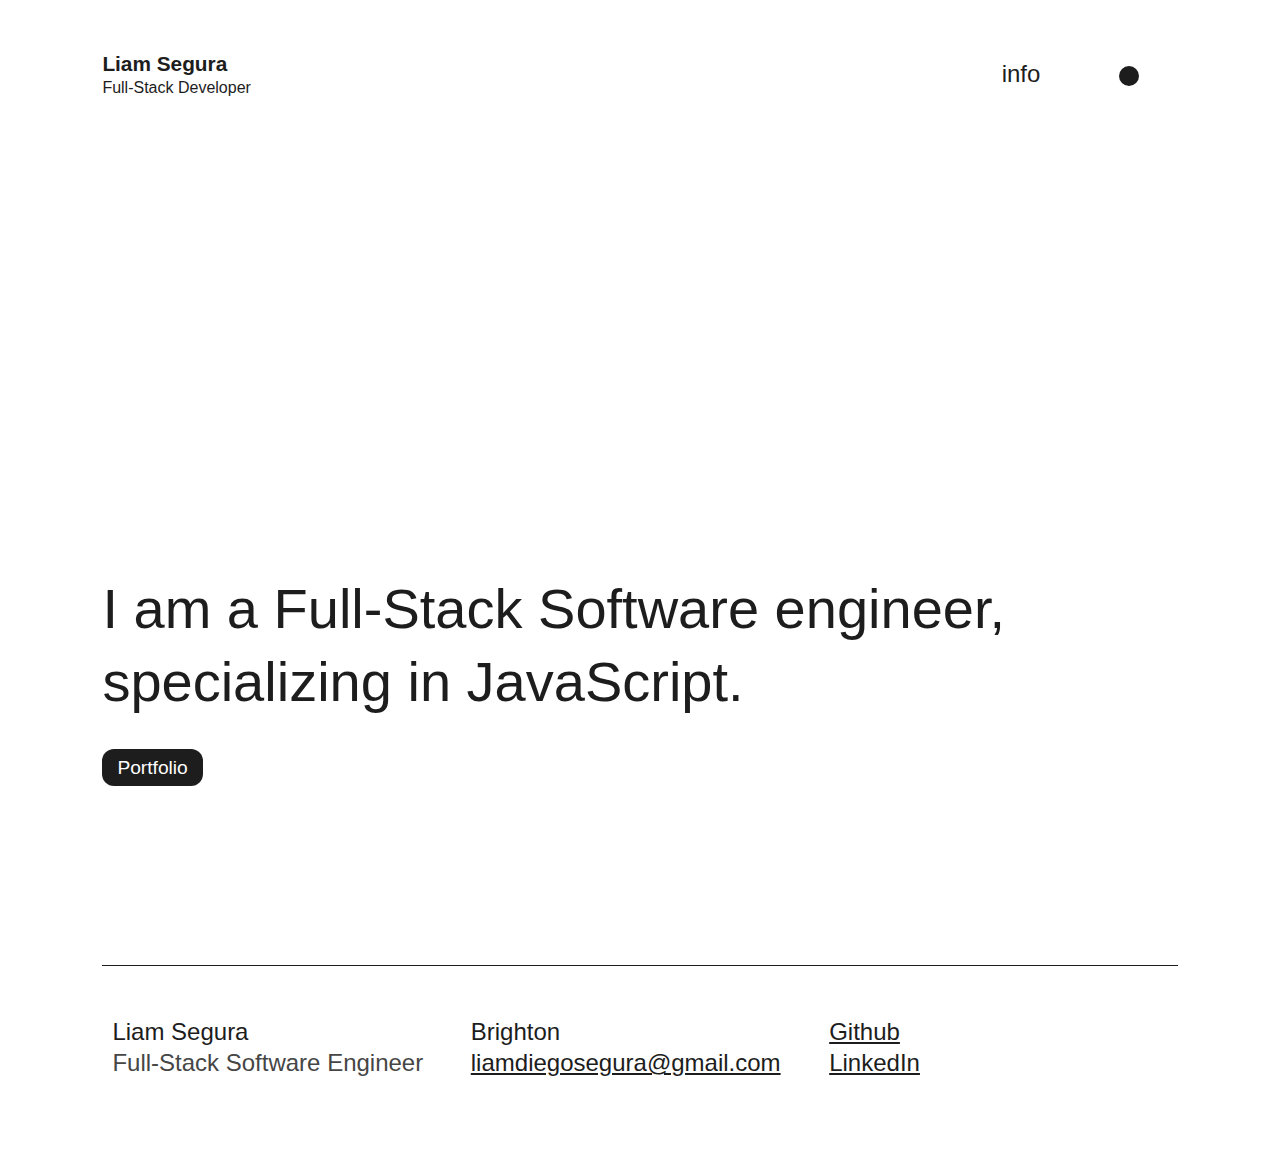
<file: index.html>
<!DOCTYPE html>
<html lang="en">
	<head>
    	<meta charset="utf-8">
    	<meta name="description" content="portfolio">
    	<meta name="keywords" content="one, two, three">
		<meta name="viewport" content="width=device-width">
		<title>Liam Segura</title>

		<!-- external CSS link -->
		<link rel="stylesheet" href="css/normalize.css">
		<link rel="stylesheet" href="css/style.css">
	</head>
	<body class="dark">
		<nav class="nav-container">
			<section id="nav-left">
				<a href=""><h1>Liam Segura</h1></a>
				<a href=""><h2>Full-Stack Developer</h2></a>
			</section>
			<section id="nav-right">
				<a href="/info.html"><span>info</span></a>
				<div 
					 id="dark-mode-toggle"
					 class="dark-mode-toggle nav-dot"
					 aria-label="toggle dark mode">
				</div>
			</section>	
		</nav>
		<main class="fade-in-text">
			<section class="container-one">
				<section class="item">
					<a href="#"><h1>I am a Full-Stack Software engineer,<br> specializing in <strong>JavaScript.</strong></h1></a>
					<a href=portfolio.html class="button">Portfolio</a>
				</section>
			</section>
				<section class="column">
					<section class="item">
						<div>
							<!-- <h2>Is your web presence working for you?</h2> -->
							
						</div>
					</section>
					<!-- <section class="item">
						<img class="main-img" src="/assets/images/mobilephone.jpg" alt="Mobile mockup iphoe">
					</section> -->
				</section>	
				<footer>
					<section class="footer-container dark">
						<section class="item">
							<span>Liam Segura</span>
							<span class="dark">Full-Stack Software Engineer</span>
						</section>
						<section class="item">
							<span>Brighton</span>
							<a href="mailto: liamdiegosegura@gmail.com" target="_blank"" target="__black">liamdiegosegura@gmail.com</a>
						</section>
						<section class="item">
							<a href="https://github.com/liamsegura" target="_blank">Github</a>
							<a href="https://www.linkedin.com/in/liam-segura-644694235/" target="_blank">LinkedIn</a>
						</section>
					</section>
				</footer>
		</main>
		<script src="/js/main.js"></script>
	</body>
</html>
</file>
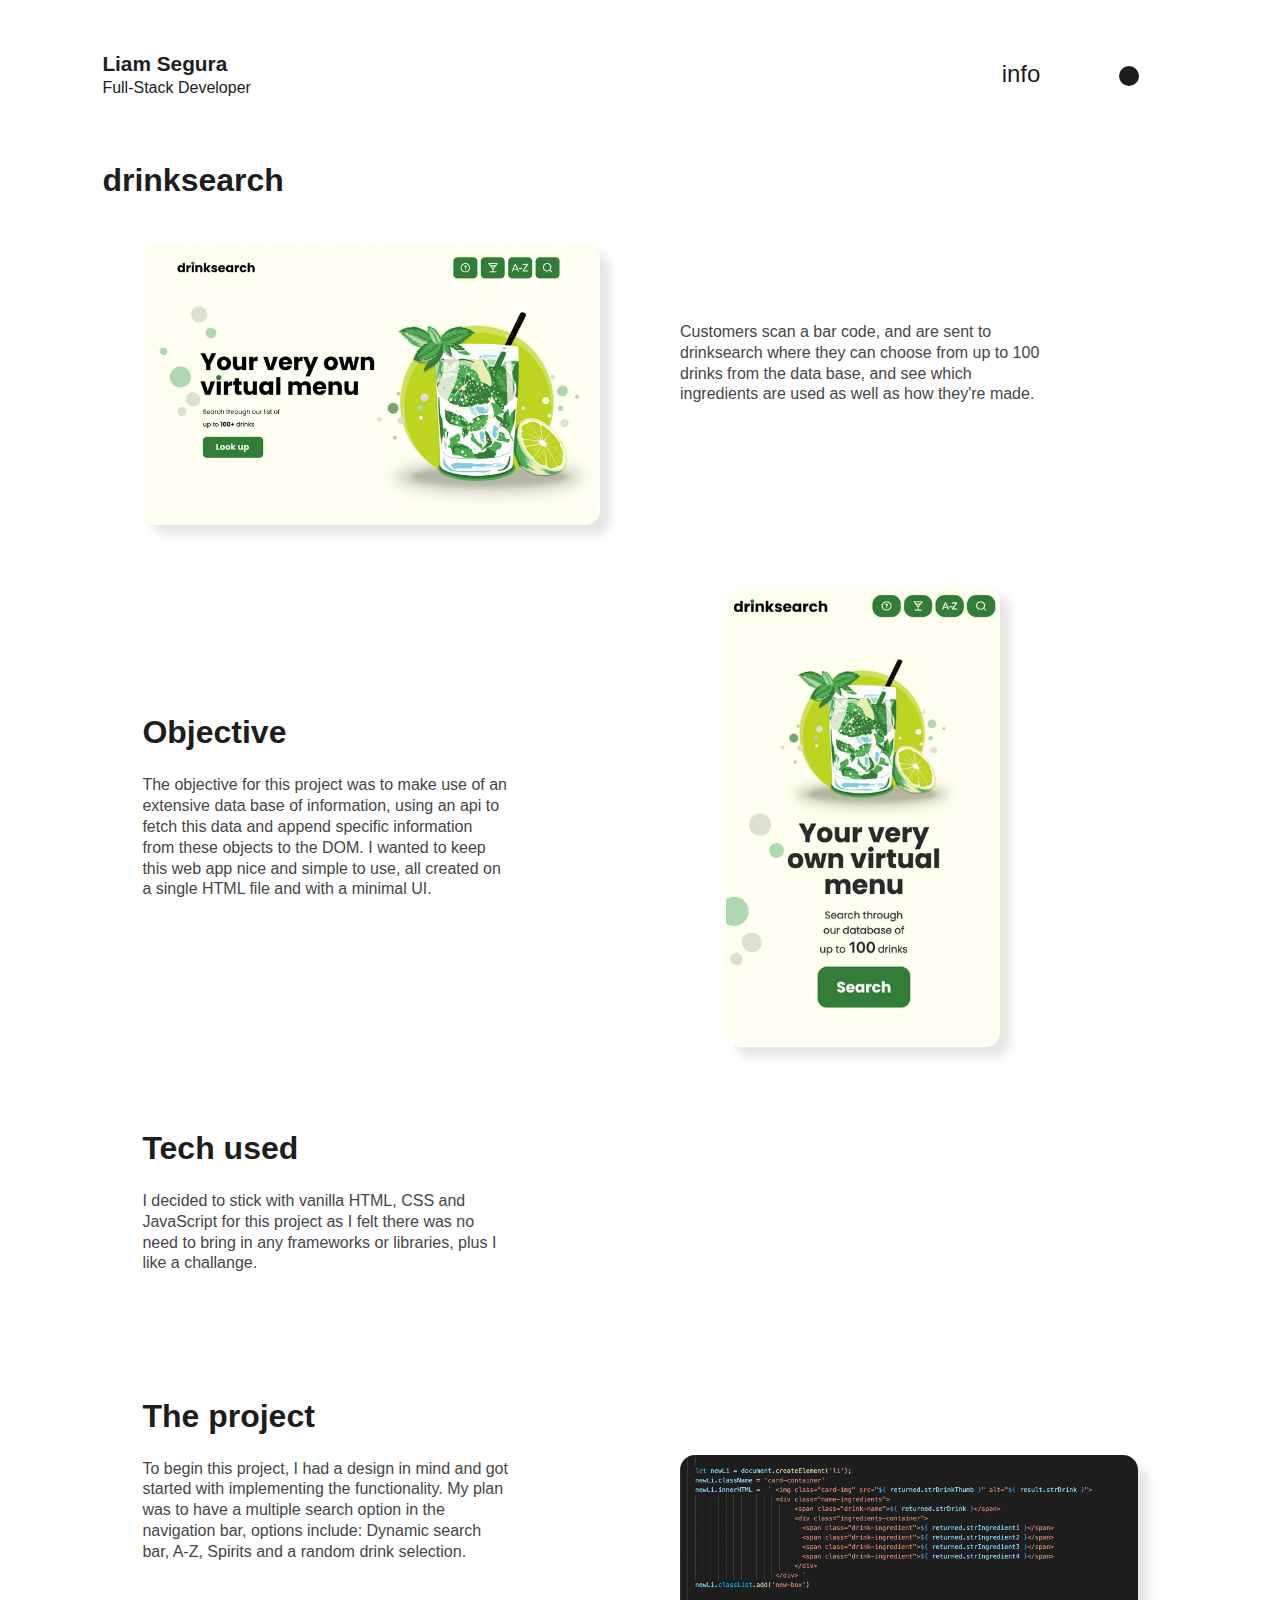
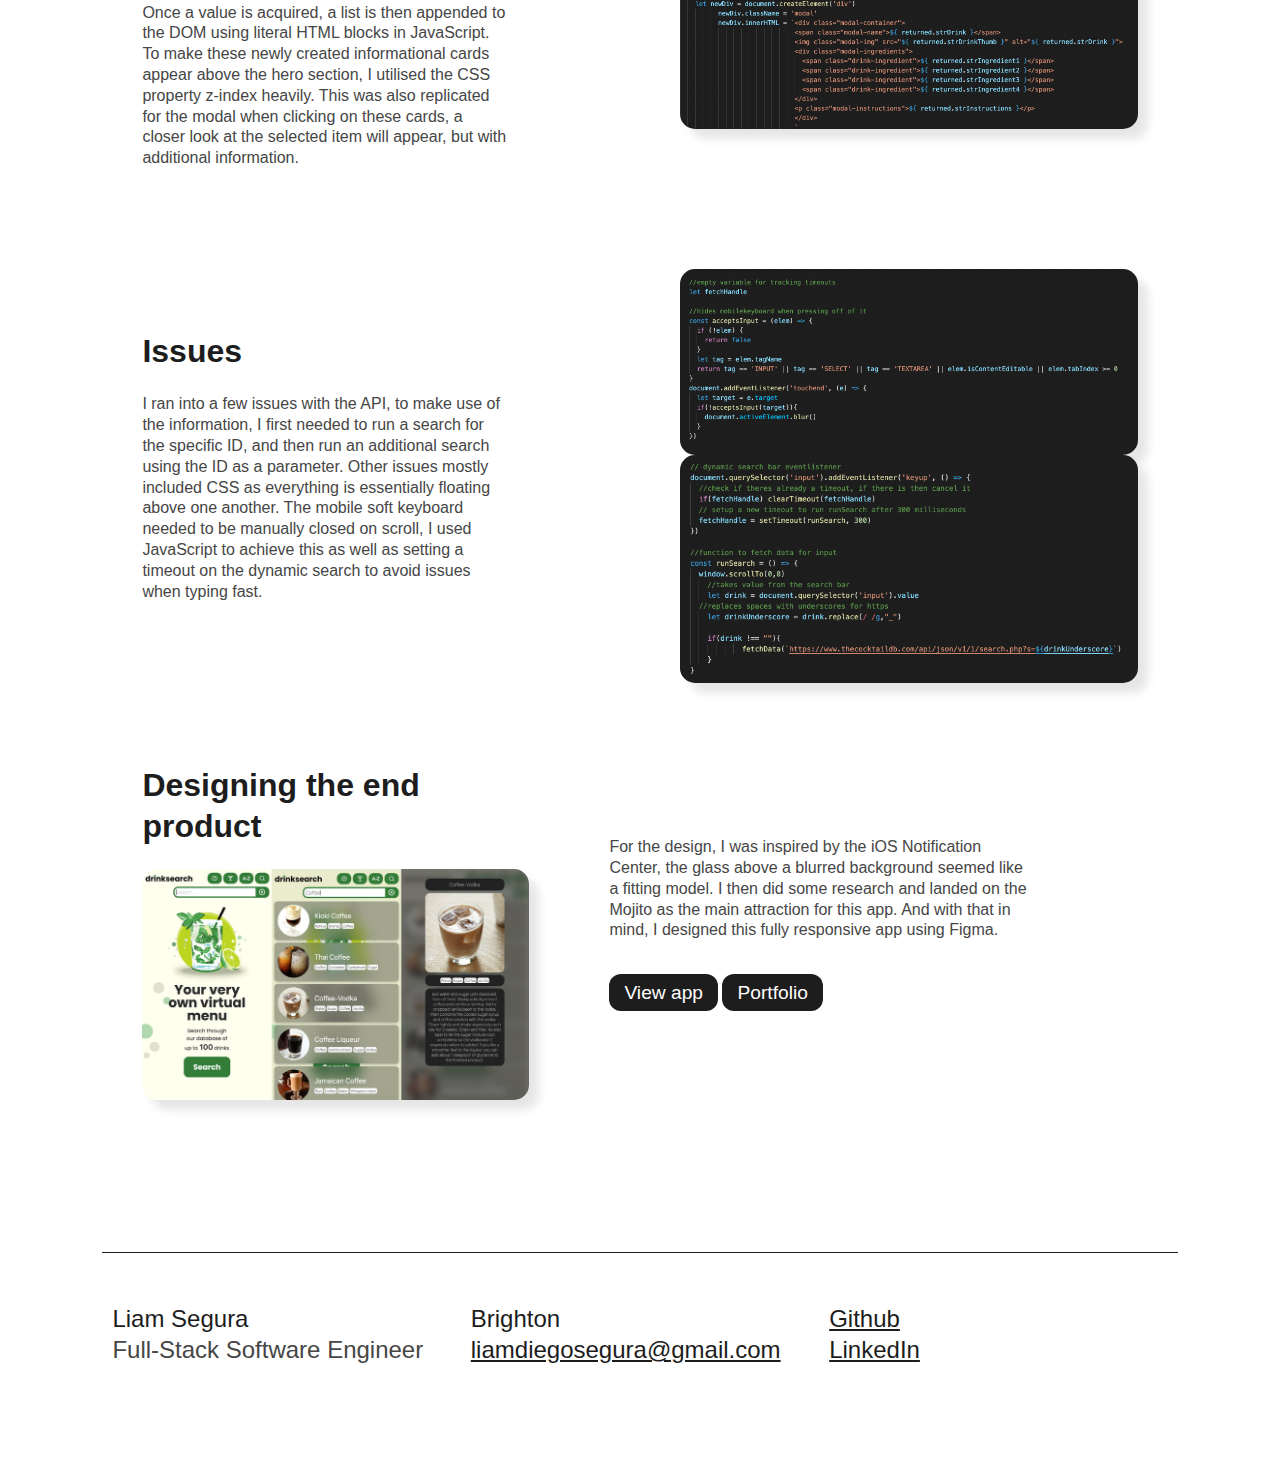
<file: drinksearch.html>
<!DOCTYPE html>
<html lang="en">
	<head>
    	<meta charset="utf-8">
		<meta name="description" content="portfolio">
    	<meta name="keywords" content="one, two, three">
		<meta name="viewport" content="width=device-width, user-scalable=no">
		<title>Liam Segura | portfolio</title>

		<!-- external CSS link -->
		<link rel="stylesheet" href="css/normalize.css">
		<link rel="stylesheet" href="css/style.css">
	</head>
	<body class="dark">
		<nav class="nav-container-portfolio">
			<section id="nav-left">
				<a href="/index.html"><h1>Liam Segura</h1></a>
				<a href="/index.html"><h2>Full-Stack Developer</h2></a>
			</section>
			<section id="nav-right">
				<a href="info.html"><span>info</span></a>
				<div 
					 id="dark-mode-toggle"
					 class="dark-mode-toggle nav-dot"
					 aria-label="toggle dark mode">
				</div>
			</section>	
		</nav>
		<main class="fade-in-text">
			<h1>drinksearch</h1>
			<section class="project-container">


				<div class="flex-item">
				<img src="/assets/images/drinksearchdesktop.jpg">
				</div>

				<div class="flex-item">
				
                <p>Customers scan a bar code, and are sent to <a href="#">drinksearch<a> where they can choose from up to 100 drinks from the data base, and see which ingredients are used as well as how they're made.</p>
						
				</div>
				
			</section>
			<section class="project-container">

                <div class="flex-item">
					<h1>Objective</h1>
					<p>The objective for this project was to make use of an extensive data base of information, using an api to fetch this data and append specific information from these objects to the DOM.

						I wanted to keep this web app nice and simple to use, all created on a single HTML file and with a minimal UI.</p>	
				</div>
				<div class="flex-item">
				<img class="img-width" src="/assets/images/mobile.jpg">
				</div>
			</section>
			<section class="project-container">
				
                <div class="flex-item">
					<h1>Tech used</h1>
					<p>I decided to stick with vanilla HTML, CSS and JavaScript for this project as I felt there was no need to bring in any frameworks or libraries, plus I like a challange.</p>
				</div>
				<div class="flex-item">
				<!-- <img src="/assets/images/drinksearchdesktop.jpg"> -->
				</div>
			</section>
			<section class="project-container">
                <div class="flex-item">
					<h1>The project </h1>
				<p>To begin this project, I had a design in mind and got started with implementing the functionality. My plan was to have a multiple search option in the navigation bar, options include: Dynamic search bar, A-Z, Spirits and a random drink selection.</p>
				<p>Once a value is acquired, a list is then appended to the DOM using literal HTML blocks in JavaScript. To make these newly created informational cards appear above the hero section, I utilised the CSS property z-index heavily. This was also replicated for the modal when clicking on these cards, a closer look at the selected item will appear, but with additional information.</p>
				
			</div>
				<div class="flex-item">
				<img src="/assets/images/Screenshot 2022-05-27 at 11.29.44.png">
				</div>
			</section>
			<section class="project-container">
				
				<div class="flex-item">
				<h1>Issues</h1>
				<p>I ran into a few issues with the API, to make use of the information, I first needed to run a search for the specific ID, and then run an additional search using the ID as a parameter. Other issues mostly included CSS as everything is essentially floating above one another. The mobile soft keyboard needed to be manually closed on scroll, I used JavaScript to achieve this as well as setting a timeout on the dynamic search to avoid issues when typing fast.</p>
				</div>
				<div class="flex-item">
					<img src="/assets/images/Screenshot 2022-05-27 at 11.30.32.png">
					<img src="/assets/images/Screenshot 2022-05-27 at 11.30.11.png">
				</div>
					
			</section>
			<section class="project-container">
				<div class="flex-item">
					<h1>Designing the end product</h1>
			
						<img src="/assets/images/design.jpg">
					</div>
				<div class="flex-item">
			
			
				<p>For the design, I was inspired by the iOS Notification Center, the glass above a blurred background seemed like a fitting model. I then did some research and landed on the Mojito as the main attraction for this app. And with that in mind, I designed this fully responsive app using Figma. </p>
				<a href="https://drinksearchh.netlify.app" target="_blank" class="button">View app</a>
				<a href=portfolio.html class="button">Portfolio</a>		
				
		
					</div>
			</section>
			
			
            <footer>
                <section class="footer-container dark">
                    <section class="item">
                        <span>Liam Segura</span>
                        <span class="dark">Full-Stack Software Engineer</span>
                    </section>
                    <section class="item">
                        <span>Brighton</span>
                        <a href="mailto: liamdiegosegura@gmail.com" target="_blank"" target="__black">liamdiegosegura@gmail.com</a>
                    </section>
                    <section class="item">
                        <a href="https://github.com/liamsegura" target="_blank">Github</a>
                        <a href="https://www.linkedin.com/in/liam-segura-644694235/" target="_blank">LinkedIn</a>
                    </section>
                </section>
            </footer> 
		</main>
		<script src="/js/main.js"></script>
	</body>
</html>
</file>
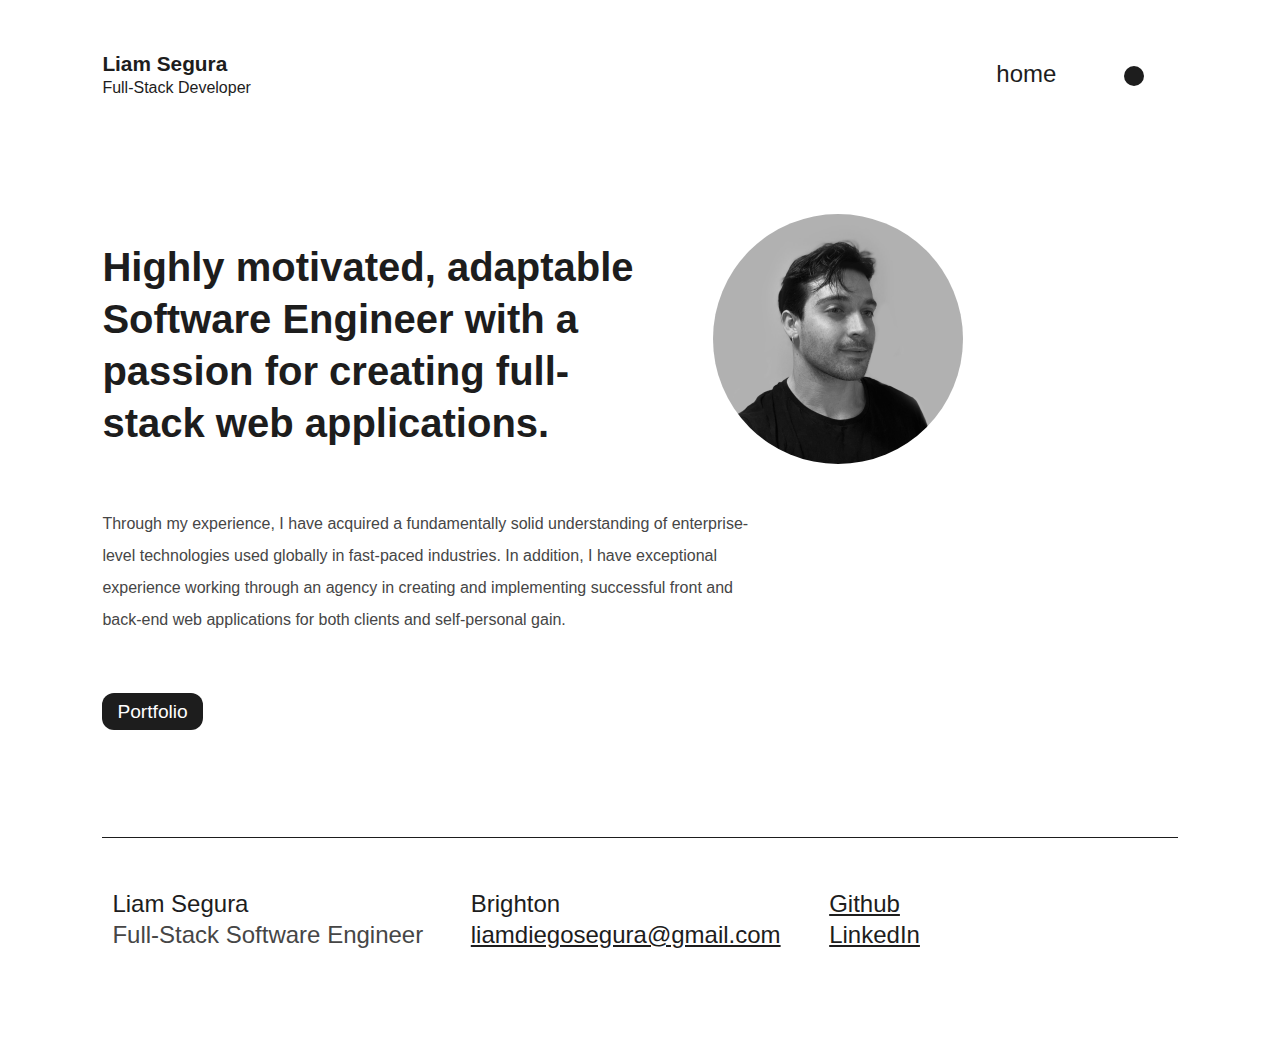
<file: info.html>
<!DOCTYPE html>
<html lang="en">
	<head>
    	<meta charset="utf-8">
    	<meta name="description" content="portfolio">
    	<meta name="keywords" content="one, two, three">
		<meta name="viewport" content="width=device-width, user-scalable=no">
		<title>Liam Segura | info</title>

		<!-- external CSS link -->
		<link rel="stylesheet" href="css/normalize.css">
		<link rel="stylesheet" href="css/style.css">
	</head>
	<body class="dark">
		<nav class="nav-container">
			<section id="nav-left">
				<a href="/index.html"><h1>Liam Segura</h1></a>
				<a href="/index.html"><h2>Full-Stack Developer</h2></a>
			</section>
			<section id="nav-right">
				<a href="/index.html"><span>home</span></a>
				<div 
					 id="dark-mode-toggle"
					 class="dark-mode-toggle nav-dot"
					 aria-label="toggle dark mode">
				</div>
			</section>	
		</nav>
		<main class="fade-in-text">
			<section class="info-container-one">
                <section class="item"> 
                    <section class="info-container-one-column">
                        <div class="flex">
                        <h1>Highly motivated, adaptable Software Engineer with a passion for creating full-stack web applications. </h1>
                        <img class="headshot"src="/assets/images/headshot.jpg">
                    </div>
                        <p>Through my experience, I have acquired a fundamentally solid understanding of enterprise-level technologies used globally in fast-paced industries. In addition, I have exceptional experience working through an agency in creating and implementing successful front and back-end web applications for both clients and self-personal gain.
							</p>
                            <a href=portfolio.html class="button">Portfolio</a>	
                    </section>    
                    
                </section>
            </section>
            <footer>
                <section class="footer-container dark">
                    <section class="item">
                        <span>Liam Segura</span>
                        <span class="dark">Full-Stack Software Engineer</span>
                    </section>
                    <section class="item">
                        <span>Brighton</span>
                        <a href="mailto: liamdiegosegura@gmail.com" target="_blank"" target="__black">liamdiegosegura@gmail.com</a>
                    </section>
                    <section class="item">
                        <a href="https://github.com/liamsegura" target="_blank">Github</a>
                        <a href="https://www.linkedin.com/in/liam-segura-644694235/" target="_blank">LinkedIn</a>
                    </section>
                </section>
            </footer>
		</main>
		<script src="/js/main.js"></script>
	</body>
</html>
</file>
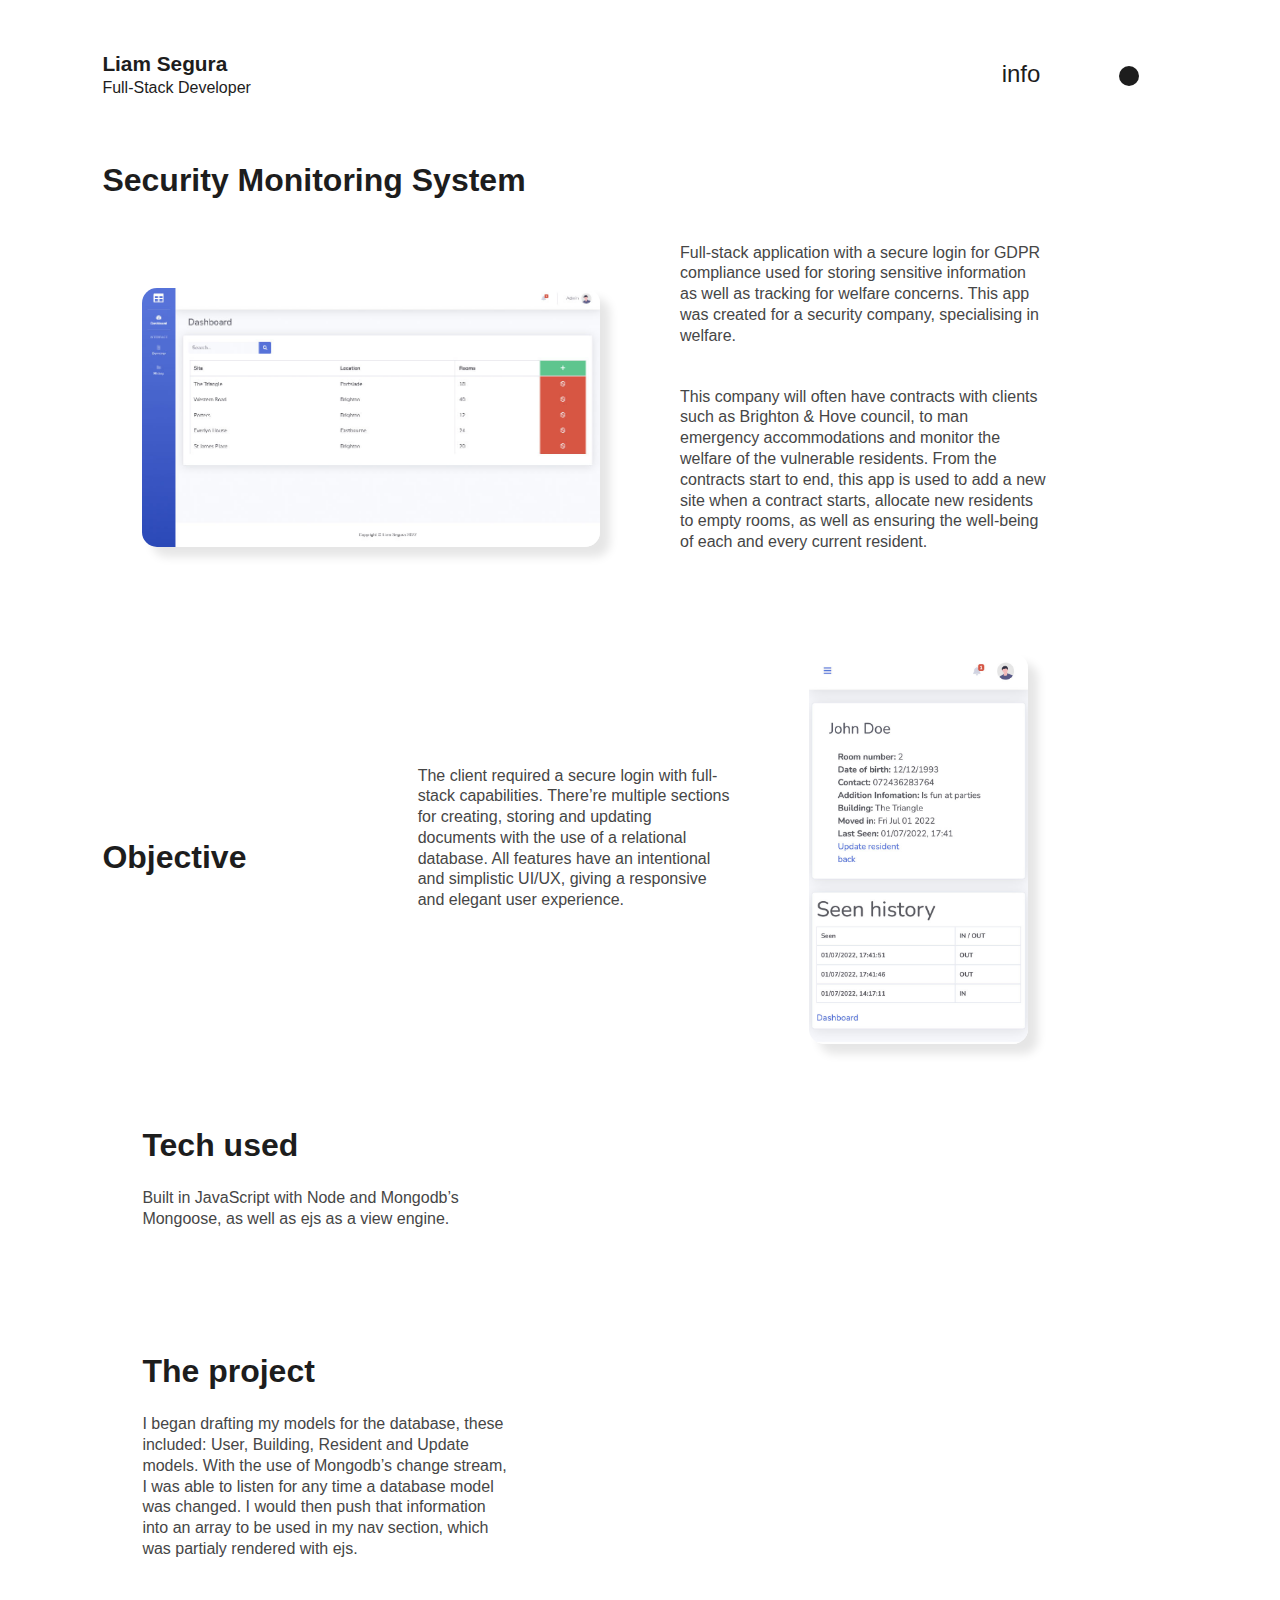
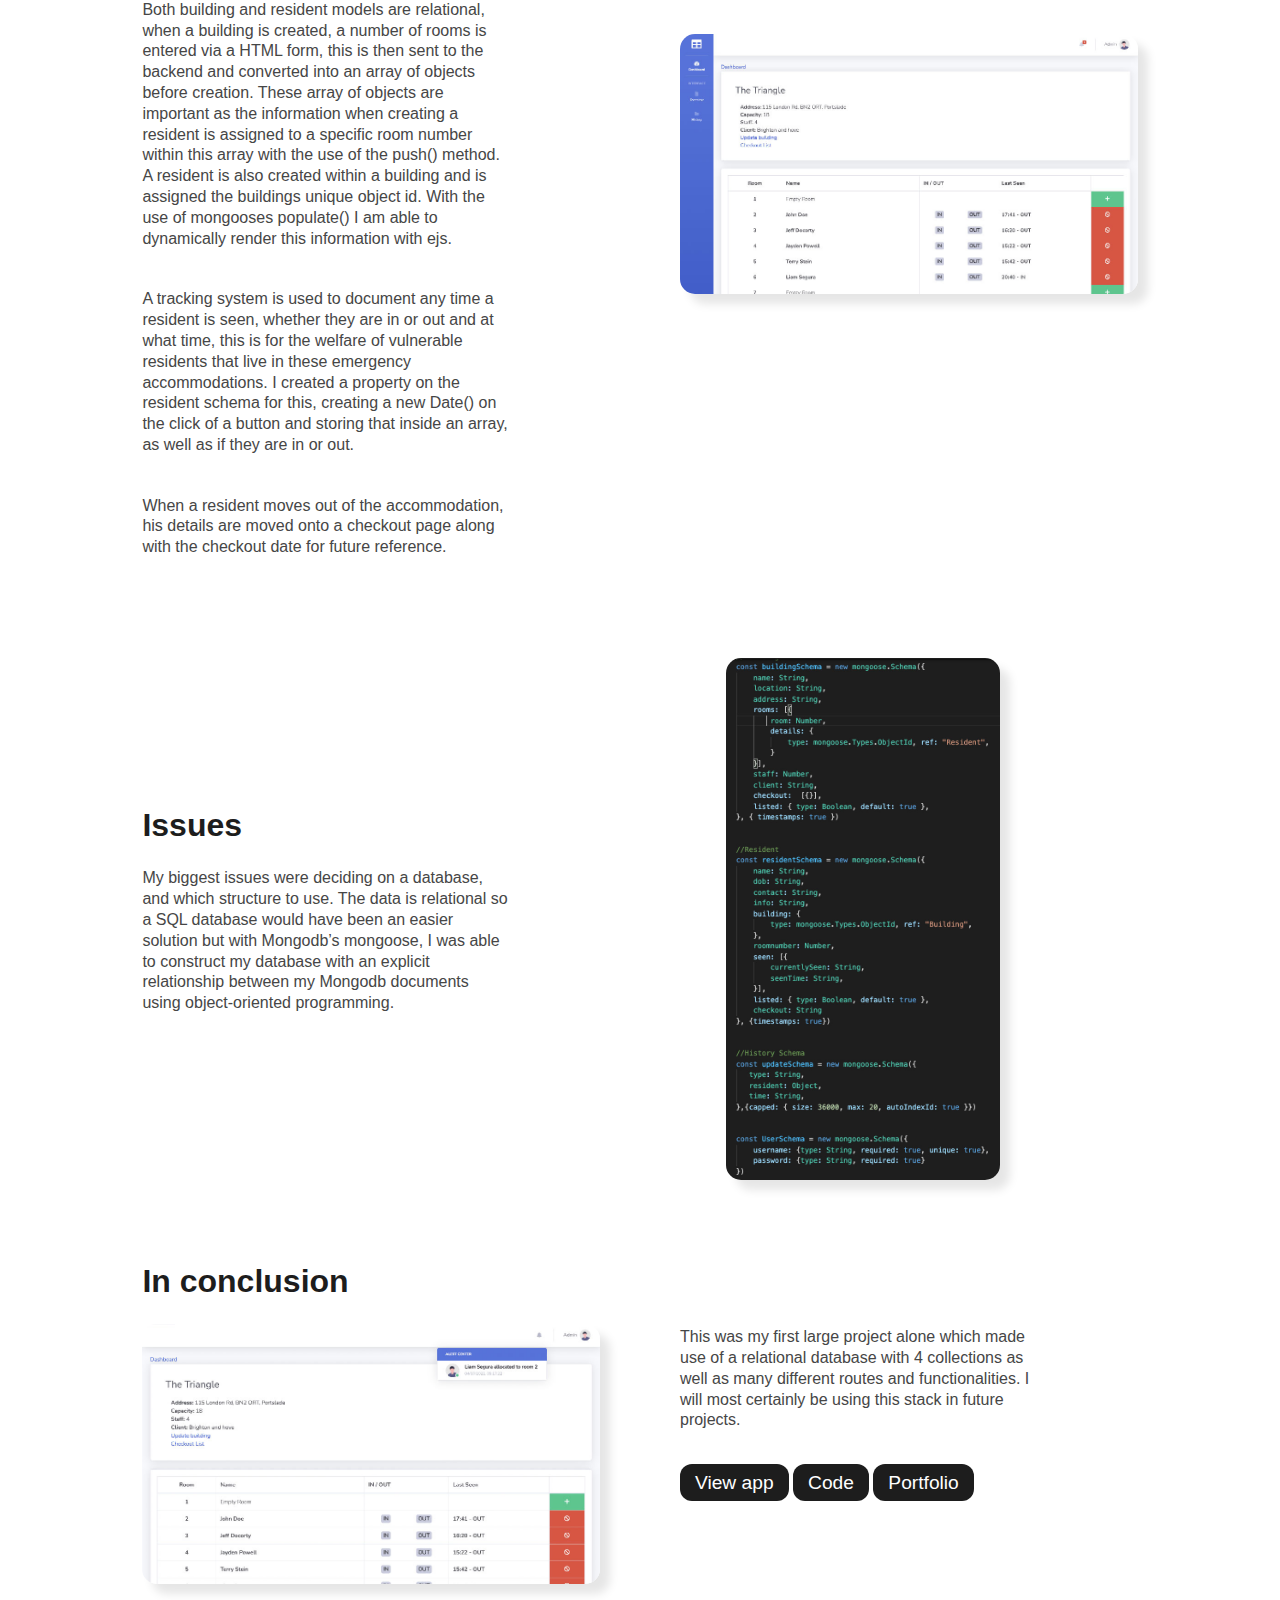
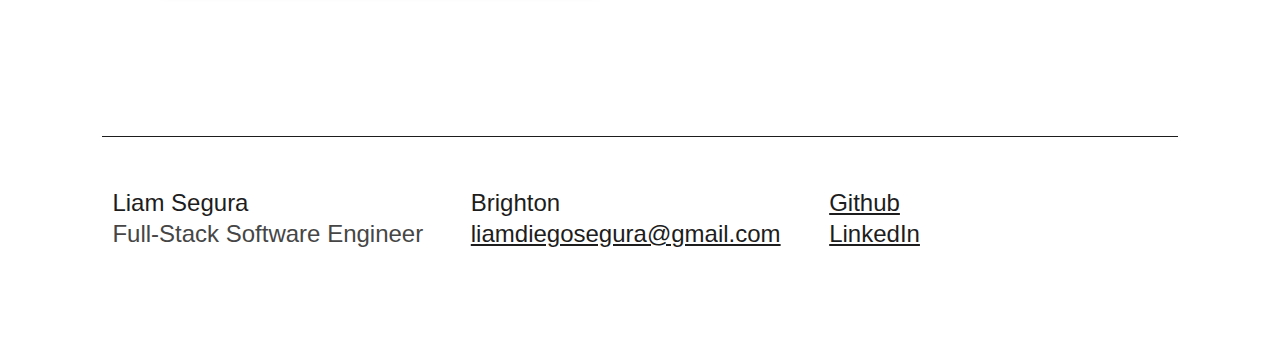
<file: monitoringsystem.html>
<!DOCTYPE html>
<html lang="en">
	<head>
    	<meta charset="utf-8">
		<meta name="description" content="portfolio">
    	<meta name="keywords" content="one, two, three">
		<meta name="viewport" content="width=device-width, user-scalable=no">
		<title>Liam Segura | portfolio</title>

		<!-- external CSS link -->
		<link rel="stylesheet" href="css/normalize.css">
		<link rel="stylesheet" href="css/style.css">
	</head>
	<body class="dark">
		<nav class="nav-container-portfolio">
			<section id="nav-left">
				<a href="/index.html"><h1>Liam Segura</h1></a>
				<a href="/index.html"><h2>Full-Stack Developer</h2></a>
			</section>
			<section id="nav-right">
				<a href="info.html"><span>info</span></a>
				<div 
					 id="dark-mode-toggle"
					 class="dark-mode-toggle nav-dot"
					 aria-label="toggle dark mode">
				</div>
			</section>	
		</nav>
		<main class="fade-in-text">
			<h1>Security Monitoring System</h1>
			<section class="project-container">


				<div class="flex-item">
				<img src="/assets/images/monitoringsystem/monitorMain.jpg">
				</div>

				<div class="flex-item">
				<p>Full-stack application with a secure login for GDPR compliance used for storing sensitive information as well as tracking for welfare concerns. This app was created for a security company, specialising in welfare.</p>
                <p>This company will often have contracts with clients such as Brighton & Hove council, to man emergency accommodations and monitor the welfare of the vulnerable residents. From the contracts start to end, this app is used to add a new site when a contract starts, allocate new residents to empty rooms, as well as ensuring the well-being of each and every current resident. </p>
						
				</div>
				
			</section>
			<section class="project-container">

					<h1>Objective</h1>
					<p>The client required a secure login with full-stack capabilities. There’re multiple sections for creating, storing and updating documents with the use of a relational database. All features have an intentional and simplistic UI/UX, giving a responsive and elegant user experience.</p>	
				</div>
				<div class="flex-item">
				<img class="img-width" src="/assets/images/monitoringsystem/monitoringMobileresident.jpg">
				</div>
			</section>
			<section class="project-container">
				
                <div class="flex-item">
					<h1>Tech used</h1>
					<p>Built in JavaScript with Node and Mongodb’s Mongoose, as well as ejs as a view engine.</p>
				</div>
				<div class="flex-item">
				<!-- <img src="/assets/images/drinksearchdesktop.jpg"> -->
				</div>
			</section>
			<section class="project-container">
                <div class="flex-item">
					<h1>The project </h1>
				
				<p>I began drafting my models for the database, these included: User, Building, Resident and Update models. With the use of Mongodb’s change stream, I was able to listen for any time a database model was changed. I would then push that information into an array to be used in my nav section, which was partialy rendered with ejs.</p>

				<p>Both building and resident models are relational, when a building is created, a number of rooms is entered via a HTML form, this is then sent to the backend and converted into an array of objects before creation. These array of objects are important as the information when creating a resident is assigned to a specific room number within this array with the use of the push() method. A resident is also created within a building and is assigned the buildings unique object id. With the use of mongooses populate() I am able to dynamically render this information with ejs.

				<p>A tracking system is used to document any time a resident is seen, whether they are in or out and at what time, this is for the welfare of vulnerable residents that live in these emergency accommodations. I created a property on the resident schema for this, creating a new Date() on the click of a button and storing that inside an array, as well as if they are in or out.

				<p>When a resident moves out of the accommodation, his details are moved onto a checkout page along with the checkout date for future reference.</p>
			</div>
				<div class="flex-item">
				<img src="/assets/images/monitoringsystem/monitorBuilding.jpg">
				</div>
			</section>
			<section class="project-container">
				
				<div class="flex-item">
				<h1>Issues</h1>
				<p>My biggest issues were deciding on a database, and which structure to use. The data is relational so a SQL database would have been an easier solution but with Mongodb’s mongoose, I was able to construct my database with an explicit relationship between my Mongodb documents using object-oriented programming.</p>
				</div>
			</div>
			<div class="flex-item">
			<img class="img-width" src="/assets/images/monitoringsystem/monitoringCODEmodes.jpg">
			</div>
					
			</section>
			<section class="project-container">
				<div class="flex-item">
					<h1>In conclusion</h1>
			
						<img src="/assets/images/monitoringsystem/monitoringALERT.jpg">
					</div>
				<div class="flex-item">
				<p>This was my first large project alone which made use of a relational database with 4 collections as well as many different routes and functionalities. I will most certainly be using this stack in future projects.</p>
				<a href="http://monitoring-system-demo.herokuapp.com" target="_blank" class="button">View app</a>
				<a href="https://github.com/liamsegura/oop-monitoring-system" class="button">Code</a>	
				<a href=portfolio.html class="button">Portfolio</a>	
					
				
		
					</div>
			</section>
			
			
            <footer>
                <section class="footer-container dark">
                    <section class="item">
                        <span>Liam Segura</span>
                        <span class="dark">Full-Stack Software Engineer</span>
                    </section>
                    <section class="item">
                        <span>Brighton</span>
                        <a href="mailto: liamdiegosegura@gmail.com" target="_blank"" target="__black">liamdiegosegura@gmail.com</a>
                    </section>
                    <section class="item">
                        <a href="https://github.com/liamsegura" target="_blank">Github</a>
                        <a href="https://www.linkedin.com/in/liam-segura-644694235/" target="_blank">LinkedIn</a>
                    </section>
                </section>
            </footer> 
		</main>
		<script src="/js/main.js"></script>
	</body>
</html>
</file>
<file: css/style.css>
/******************************************
/* CSS
/*******************************************/
:root{
  --clr-light:white;
  --clr-dark:rgb(29, 29, 29);
  --clr-mid: rgb(70, 70, 70);
  --clr-hover: rgb(109, 109, 109);
  --clr-primary: var(light);

  /* --clr-secondary: var(mid); */
  --hover-button-text: var(--clr-light);
  --foreground: var(--clr-dark);
  --paragraph: var(--clr-mid);
  --background: var(--clr-light);
  --bghover: var(--clr-mid);
}
.darkmode{
  --clr-light:white;
  --clr-dark:rgb(29, 29, 29);
  --clr-mid: rgb(70, 70, 70);
  --clr-hover-bg: rgb(189, 189, 189);
  --clr-primary: var(light);
  --clr-secondary: var(mid);
  
  
  --hover-button-text: var(--clr-dark);
  --foreground: var(--clr-light);
  --paragraph: var(--clr-light);
  --background: var(--clr-dark);
  --bghover: var(--clr-hover-bg);

}

@-ms-viewport{
  width: device-width;
}
/* Box Model Hack */
*{
  box-sizing: border-box;
  font-family: -apple-system, BlinkMacSystemFont, 'Segoe UI', Roboto, Oxygen, Ubuntu, Cantarell, 'Open Sans', 'Helvetica Neue', sans-serif;
}
/* root */



/* main */
body{
  background-color: var(--background);
  color: var(--foreground);
  padding: 5vh 8vw;
}
body p{
  color:var(--paragraph);
  margin: 0;
}
main{
  width: 84vw;
}
a{
  font-style: none;
  text-decoration: none;
  color: inherit;
  transition: color 200ms ease-in;
}
/* darkmode */
/* .dark-mode{
  background-color: rgb(29, 29, 29)!important;
  color: white!important;
}
.dark-mode p{
  color: white!important;
}
.dark-mode span{
  color: white!important;
}
.dark-mode-invert{
  background-color: white!important;
  color: rgb(29, 29, 29)!important;
}
.dark-mode footer > section{
border-top:1px solid rgb(255, 255, 255);
} */
/* nav bar */
nav h1{
  font-size: 1.3rem; 
}
nav h2{
  font-size: 1rem;
  font-weight: 300;
}
nav span{
  font-size: 1.5rem;
  font-weight: 400;
}

.nav-container{
  display: flex;
  align-items: center;
  justify-content: space-between;
  line-height: 10px;
}
.nav-container-portfolio{
  display: flex;
  align-items: center;
  justify-content: space-between;
  line-height: 10px;
  padding-bottom: 2rem;
}

#nav-right{
  display: flex;
  justify-content: space-around;
  flex-basis: 20%;
  align-items: center;
}
.nav-dot{
  width: 20px;
  height: 20px;
  background-color: var(--foreground);
  border-radius: 50%;
  cursor:pointer;
  transition: padding 300ms ease;
}
/* #nav-dot{
  width: 15px;
  cursor:pointer;
  transition: width 100ms ease-in;
  src: local;
} */

/******************************************
/* LAYOUT
/*******************************************/
/* MAIN SECTIONS */

/* SECTION ONE */
.fade-in-text {
  display: inline-block;
  animation: fadeIn linear 2s;
  -webkit-animation: fadeIn linear 2s;
  -moz-animation: fadeIn linear 2s;
  -o-animation: fadeIn linear 2s;
  -ms-animation: fadeIn linear 2s;
}

@keyframes fadeIn {
  0% {opacity:0;}
  100% {opacity:1;}
}

@-moz-keyframes fadeIn {
  0% {opacity:0;}
  100% {opacity:1;}
}

@-webkit-keyframes fadeIn {
  0% {opacity:0;}
  100% {opacity:1;}
}

@-o-keyframes fadeIn {
  0% {opacity:0;}
  100% {opacity:1;}
}

@-ms-keyframes fadeIn {
  0% {opacity:0;}
  100% {opacity:1;}
}
.container-one{
  display: flex;
  justify-content: flex-start;
  align-items: flex-end;
  height: 75vh;
  width: 100%;
}
.container-one h1{
  font-size: 3.5rem;
  font-weight: 300;
}
/* first column */
.column{
  /* border:2px solid red; */
  /* padding-top: 10vh; */
  padding-bottom: 8vh;
}
.column h2{
  font-size: 2rem;
}
.column p{
  font-size: 1.5rem;
  margin-bottom: 50px;
}
.main-img{
  border-radius: 10px;
  width:70%;
}
.column .item{
  /* display: flex; */
  flex-direction: column;
  flex: 1;
  justify-content: space-evenly;
  align-items:center;
  /* border: 2px solid green; */
}
/* info page */
.flex{
  display: flex;
  width: 80%;
}
.info-container-one{
  /* display: flex; */
  /* padding-top: 10vh; */
  flex: 1;
}
.info-container-one p{
  padding-right: 25vw;
  padding-bottom: 2rem;
  padding-top: 2rem;
  width: 90%;

}
.info-container-one h1{
  font-size: 2.5rem;
  width: 100%;
  padding-right: 4vw;
  padding-left:0vw;
}
.info-container-one p{
    padding-bottom: 4rem;
    line-height: 2rem;
  }
  
.info-container-one-column{
  /* display: flex; */
  padding-top: 12vh;
  align-items: center;
}
/* headshot */
.headshot{
  width: 250px;
  height: 250px;
  border-radius: 50%;
}


.img-container{
  display: flex;
  justify-content: space-between;
}
.img-container img{
  width: 48%;
}
.recent-work-container-two{
  padding: 10px;
  font-size: 2rem;
  padding-top: 10vh;
}
.recentwork-container-two .item{
  padding: 10px;
  font-size: 2rem;
  padding-top: 10vh;
}
.recent-work-coming-soon{
  padding: 20px 0 50px 0;
}
.buttonComingSoon{
  content: "Recent work";
}
/* FOOTER */
.footer-container{
  display: flex;
  font-size: 1.5rem;
  border-top:1px solid var(--foreground);
}
.footer-container .item{
  display: flex;
  flex-direction: column;
  padding: 50px 10px;
  flex: 1;
}
.footer-container .item a{
  text-decoration: underline;
}
.item > span + span{
  color: var(--paragraph);
}
/******************************************
/* ADDITIONAL STYLES
/*******************************************/

/* BUTTON */
a .button{
  transition: none;
}
.button{
  padding: 8px 15px;
  background-color: var(--foreground);
  color:var(--background);
  border-radius: 12px;
  font-weight: 350;
  font-size: 1.2rem;
  cursor: pointer;
  transition:background-color 300ms ease-in;
}
.portfolio-container{
  display: flex;
  padding-bottom: 4rem;
}
.portfolio-container h1{
  font-size: 2rem;
}
.portfolio-container p{
  padding-bottom: 2.5rem;

}
.portfolio-container img{
  width: 50%;
  border-radius: 15px;
  /* border: 0.5px solid black; */
  box-shadow: 10px 10px 10px rgb(0,0,0,0.1);
}
.project-container {
  max-width: 1200px;
  display: flex;
  align-items: center;
  -webkit-justify-content: space-between;
  /* Safari */
  justify-content: space-between;
}
.project-container h1{
  font-size: 2rem;
  width: 80%;
}
.project-container p{
  padding-bottom: 2.5rem;
  width: 80%;
}
.project-container img{
  width: 100%;
  
  border-radius: 15px;
  /* border: 0.5px solid black; */
  box-shadow: 10px 10px 10px rgb(0,0,0,0.1);
}
.project-info{
  padding-left: 8rem;
}
.flex-item {
  padding: 40px;
 flex-basis: 100%;
  padding-top: 20px;
  justify-content: space-between;
}
footer{
  margin-top: 7rem;
}
/* M
edia query */
@media (min-width: 900px) {
  nav p:hover{
    text-decoration: underline;
  }
  a:hover{
    color: var(--bghover)
  } 
  .nav-dot:hover{
   padding: 12px;
  }
  .button:hover{
    background-color:var(--bghover);
    color: var(--hover-button-text);
  }

}
@media (max-width: 1000px) {
h1{
  font-size: rem;
}

.info-container-one{
  display: block;
  padding-top: 5vh;
  padding-bottom: 4rem;
}
.info-container-one h1{
padding-left: 0;
}
.column{
  display: block;
}
.column img{
  display: none;
}
.grid{
  min-width: 50vw;
  padding: 2vh 0vw;
}
.footer-container{
  display: block;
  padding-top: 20px;
}
.footer-container .item{
  padding: 10px 0px;
}
.img-container{
  display: block;
  padding: 0 120px;
}
.img-container img{
  
}
.recentwork-container-one{
  display: block;
}
.info-container-one-column{
  display: block;
  padding-left: 0vh;
  align-items: center;
  padding-top: 0vh;
}
/* headshot */
.headshot{
  display: none;
}

}
@media all and (max-width:850px) and (max-width:550px) and (max-device-width:320px) {

  .info-container-one h1{
    font-size: 2.5rem;
    width: 100%;
    padding-right: 10vw;
    padding-left: 0;
  }
  .info-container-one{
    display: block;
    padding-top: 25vh;
    padding-bottom: 50px;
  }
  .info-container-one-column{
    /* display: flex; */
    padding-top: 20vh;
    padding-bottom: 0vh;
    align-items: center;
  }
  .column{
    display: block;
  }
  .column img{
    display: none;
  }
  .grid{
    min-width: 50vw;
    padding: 2vh 0vw;
  }
  .footer-container{
    display: block;
    padding-top: 20px;
  }
  .footer-container .item{
    padding: 10px 0px;
  }
  .img-container{
    display: block;
    width: 80%;
  }
  .img-container img{
    width: 80%;
  }
  .recentwork-container-one{
    display: block;
  }
  
}
/* Portrait */
@media screen 
  and (device-width: 412px) 
  and (device-height: 823px) 
  and (-webkit-device-pixel-ratio: 3.5) 
  and (orientation: portrait) {

      
}

/* Landscape */
@media screen 
  and (device-width: 412px) 
  and (device-height: 823px) 
  and (-webkit-device-pixel-ratio: 3.5) 
  and (orientation: landscape) {

}

/* Target Portrait and Landscape */
@media screen 
  and (device-width: 412px) 
  and (device-height: 823px) 
  and (-webkit-device-pixel-ratio: 3.5) 
  and (orientation: landscape) {

}





@media (max-width: 800px) {
#nav-right{
  flex-basis: 35%;
}
#nav-dot{
  width: 20px;
}
.container-one{
  display: flex;
  justify-content: flex-start;
  align-items: flex-end;
  height: 70vh;
  width: 100%;
}
.container-one h1{
  font-size: 3rem;
}
.info-container-one{
  padding-top: 0;
}
.info-container-one h1{
  display: block;
  font-size: 2rem;
  padding-left: 0;
  padding-right: 0;
}
.info-container-one p{
  padding-bottom: 2.5rem;
  line-height: 1.6rem;
  width: 100%;
  padding-right: 0;
  padding-top: 0;
}
.flex{
  width: 100%;
}
.nav-container-portfolio{
  display: flex;
  align-items: center;
  justify-content: space-between;
  line-height: 10px;
  padding-bottom: 0rem;
}
.portfolio-container{
  display: block;
  padding-bottom: 3rem;
}
.portfolio-container h1{
  font-size: 2rem;
}
.portfolio-container p{
  padding-bottom: 2.5rem;

}
.portfolio-container img{
  width: 100%;
  border-radius: 15px;
  /* border: 0.5px solid black; */
}
.project-container {
  max-width: 1200px;
  display: block;
  align-items: center;
  -webkit-justify-content: center;
  /* Safari */
  justify-content: center;
}
.project-container h1{
  font-size: 2rem;
}
.project-container p{
  padding-bottom: 2.5rem;

}
.project-container img{
  border-radius: 15px;
  width: 100%;
  /* border: 0.5px solid black; */
}
.project-info{
  padding-left: 1rem;
}
.flex-item {
  padding: 10px;
 flex-basis: 100%;
  padding-top: 20px;
  justify-content: space-between;
}
footer{
  margin-top: 4rem;
}
}

@media (max-width: 380px) {
  .container-one h1{
    font-size: 2rem;
  }
  .info-container-one{
    display: block;
    padding-top: 10vh;
  }
  .info-container-one h1{
    display: block;
    font-size: 1.2rem;
    padding-left: 0;
  }
}



img {
  width: 100%;
  height: auto;
  display: block;
}



.img-width{
  width: 60%!important ;
  margin-left: 10%;
}
</file>
